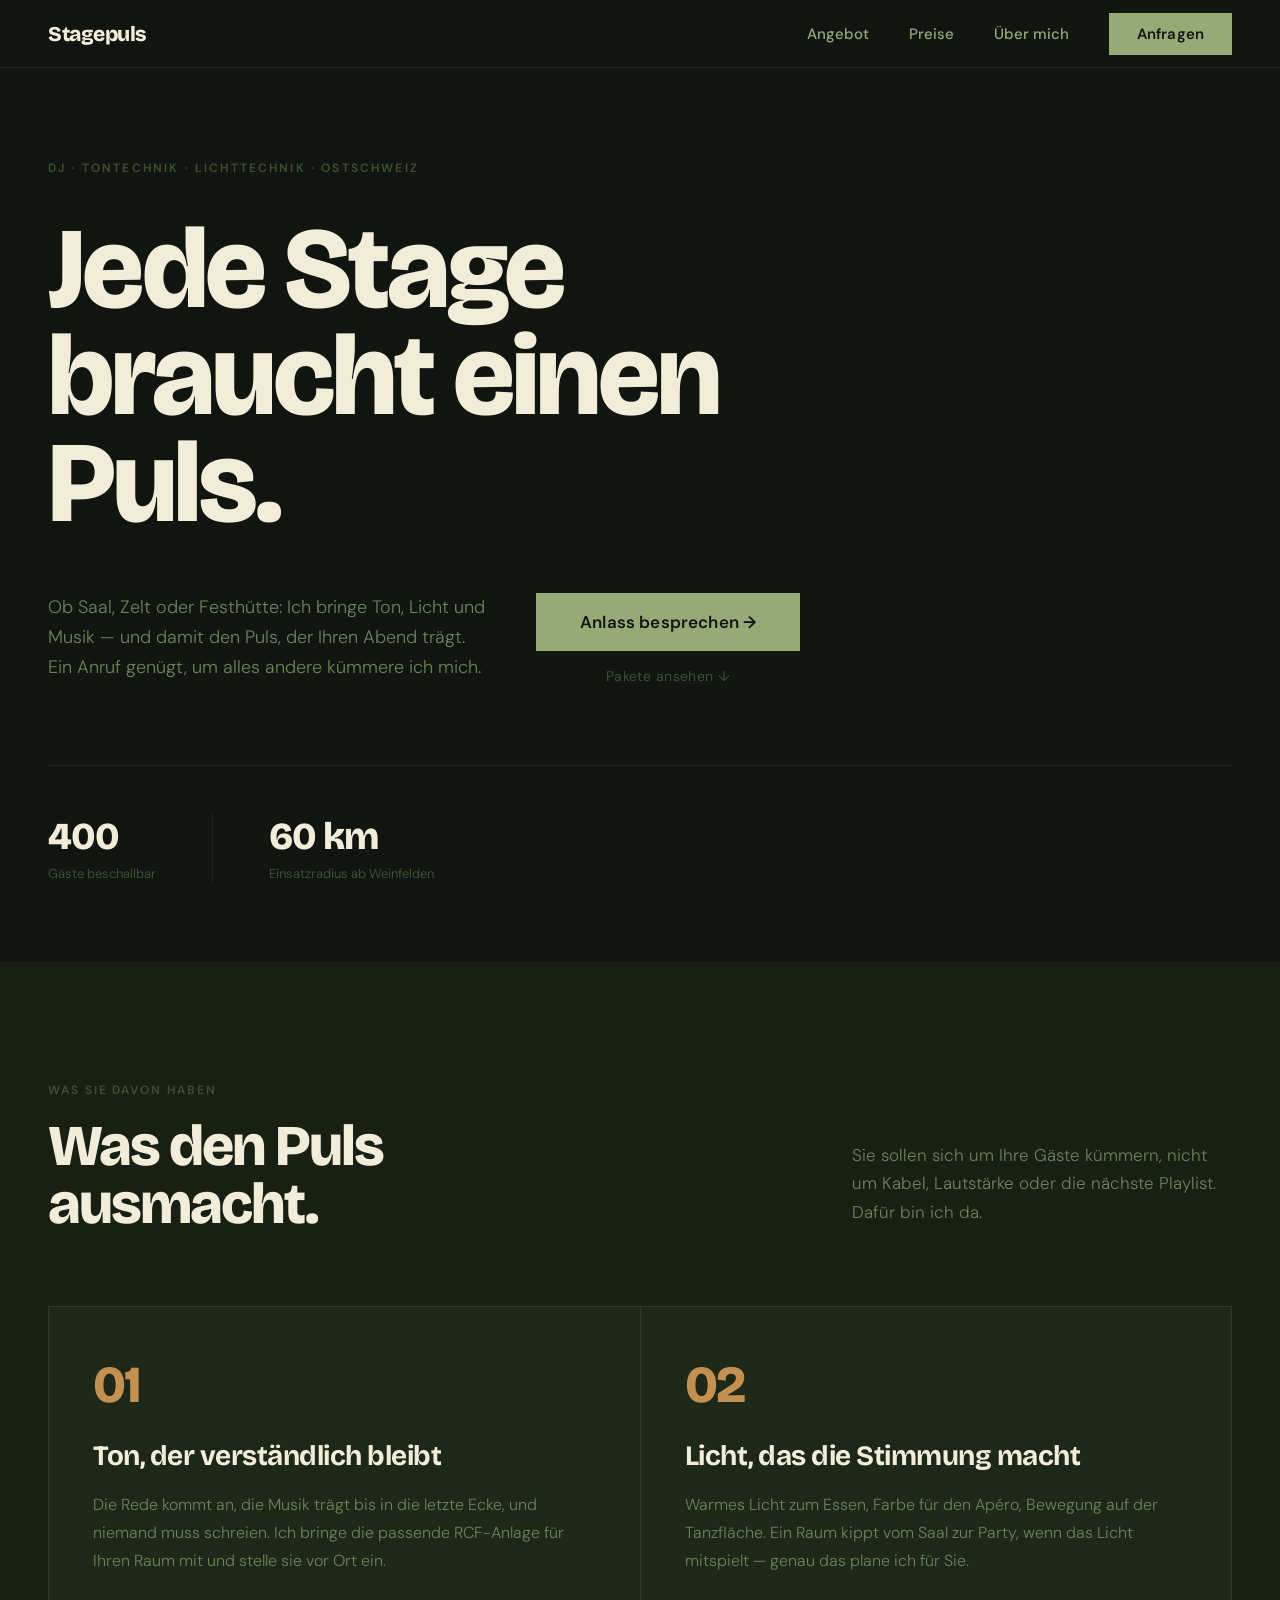
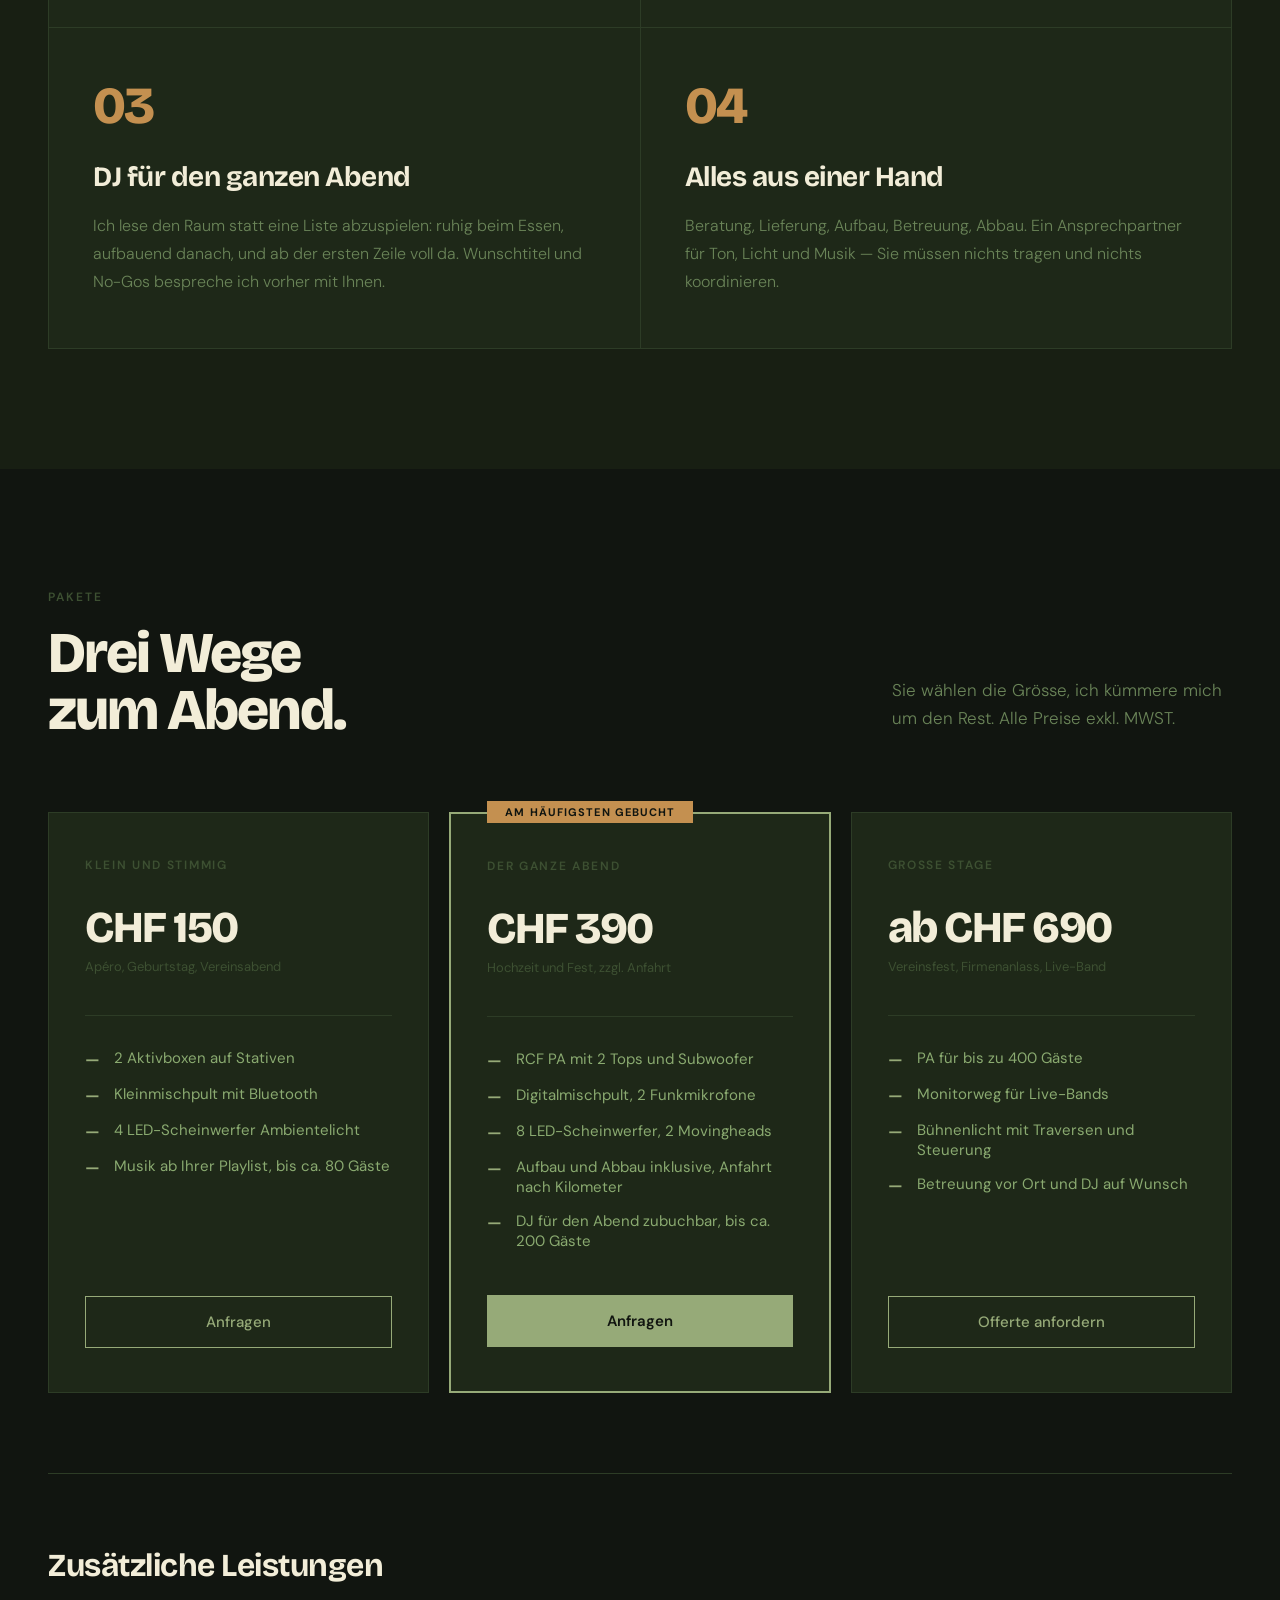
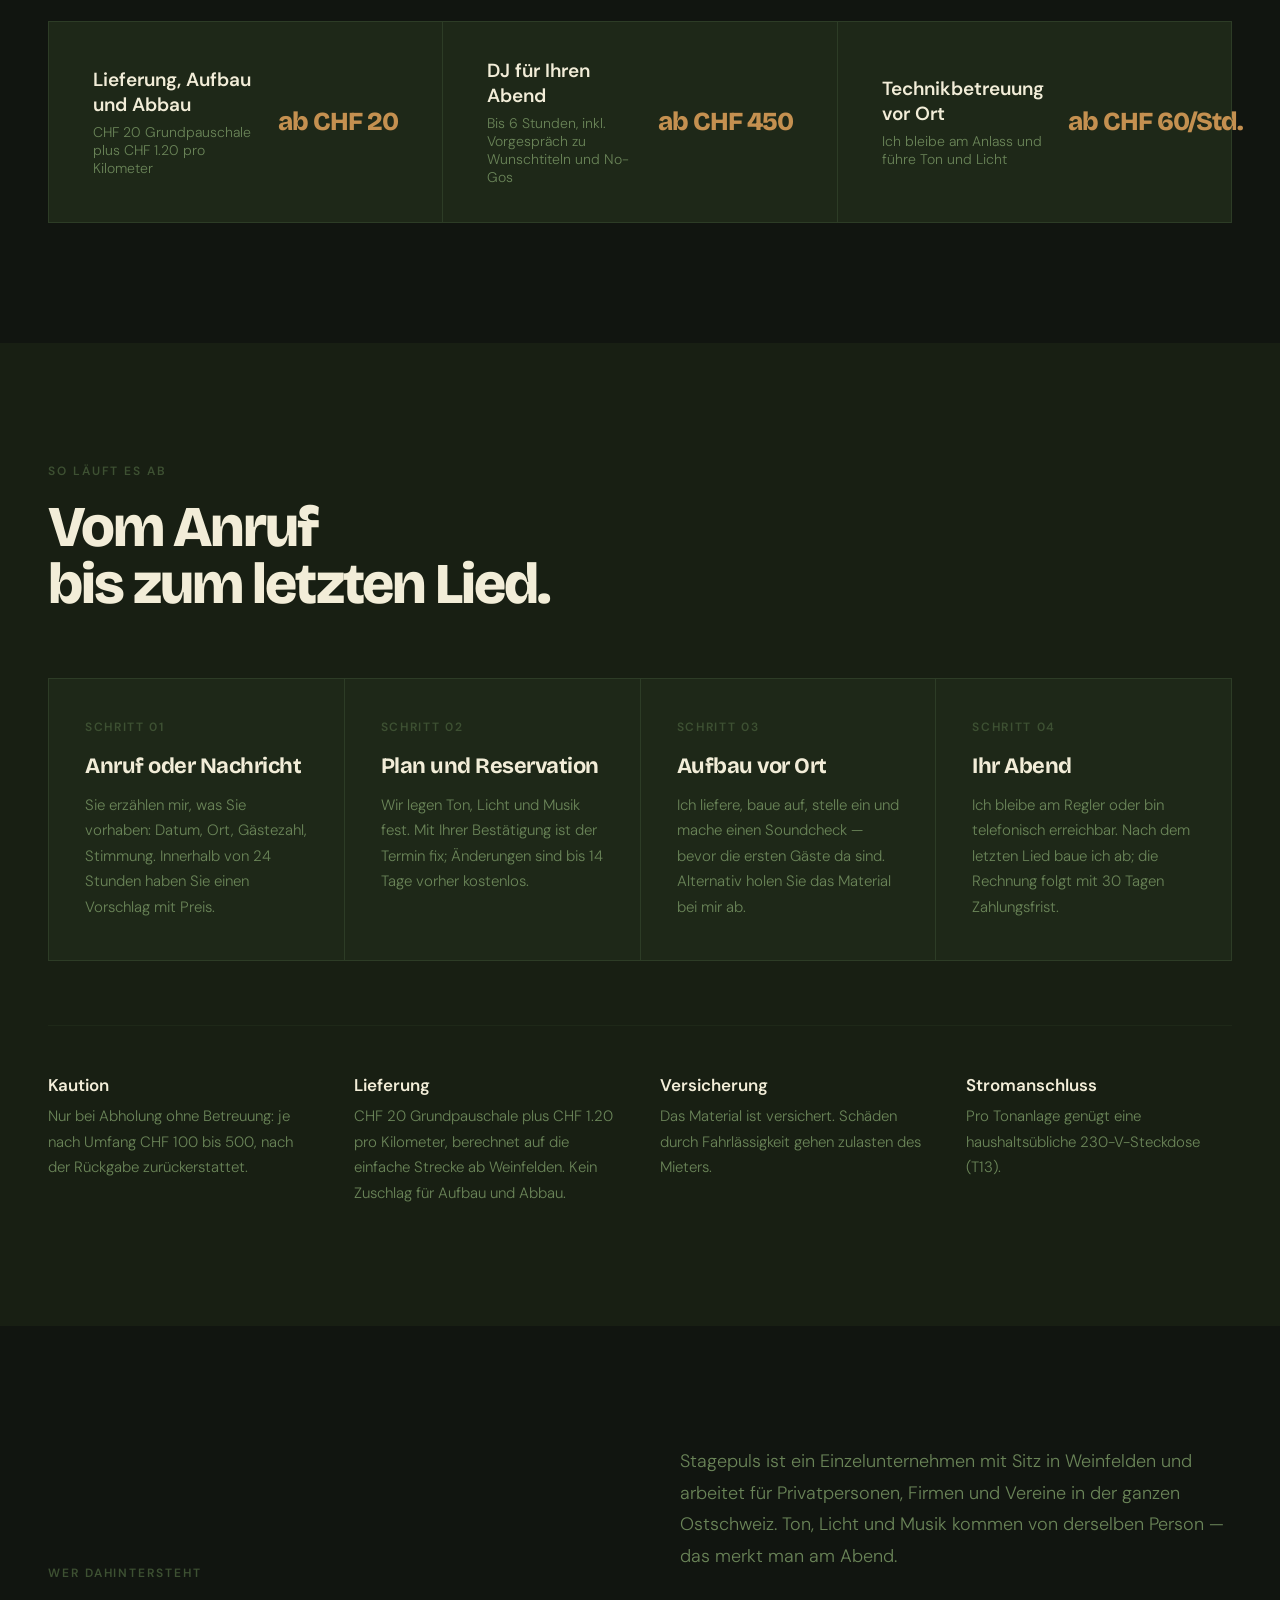
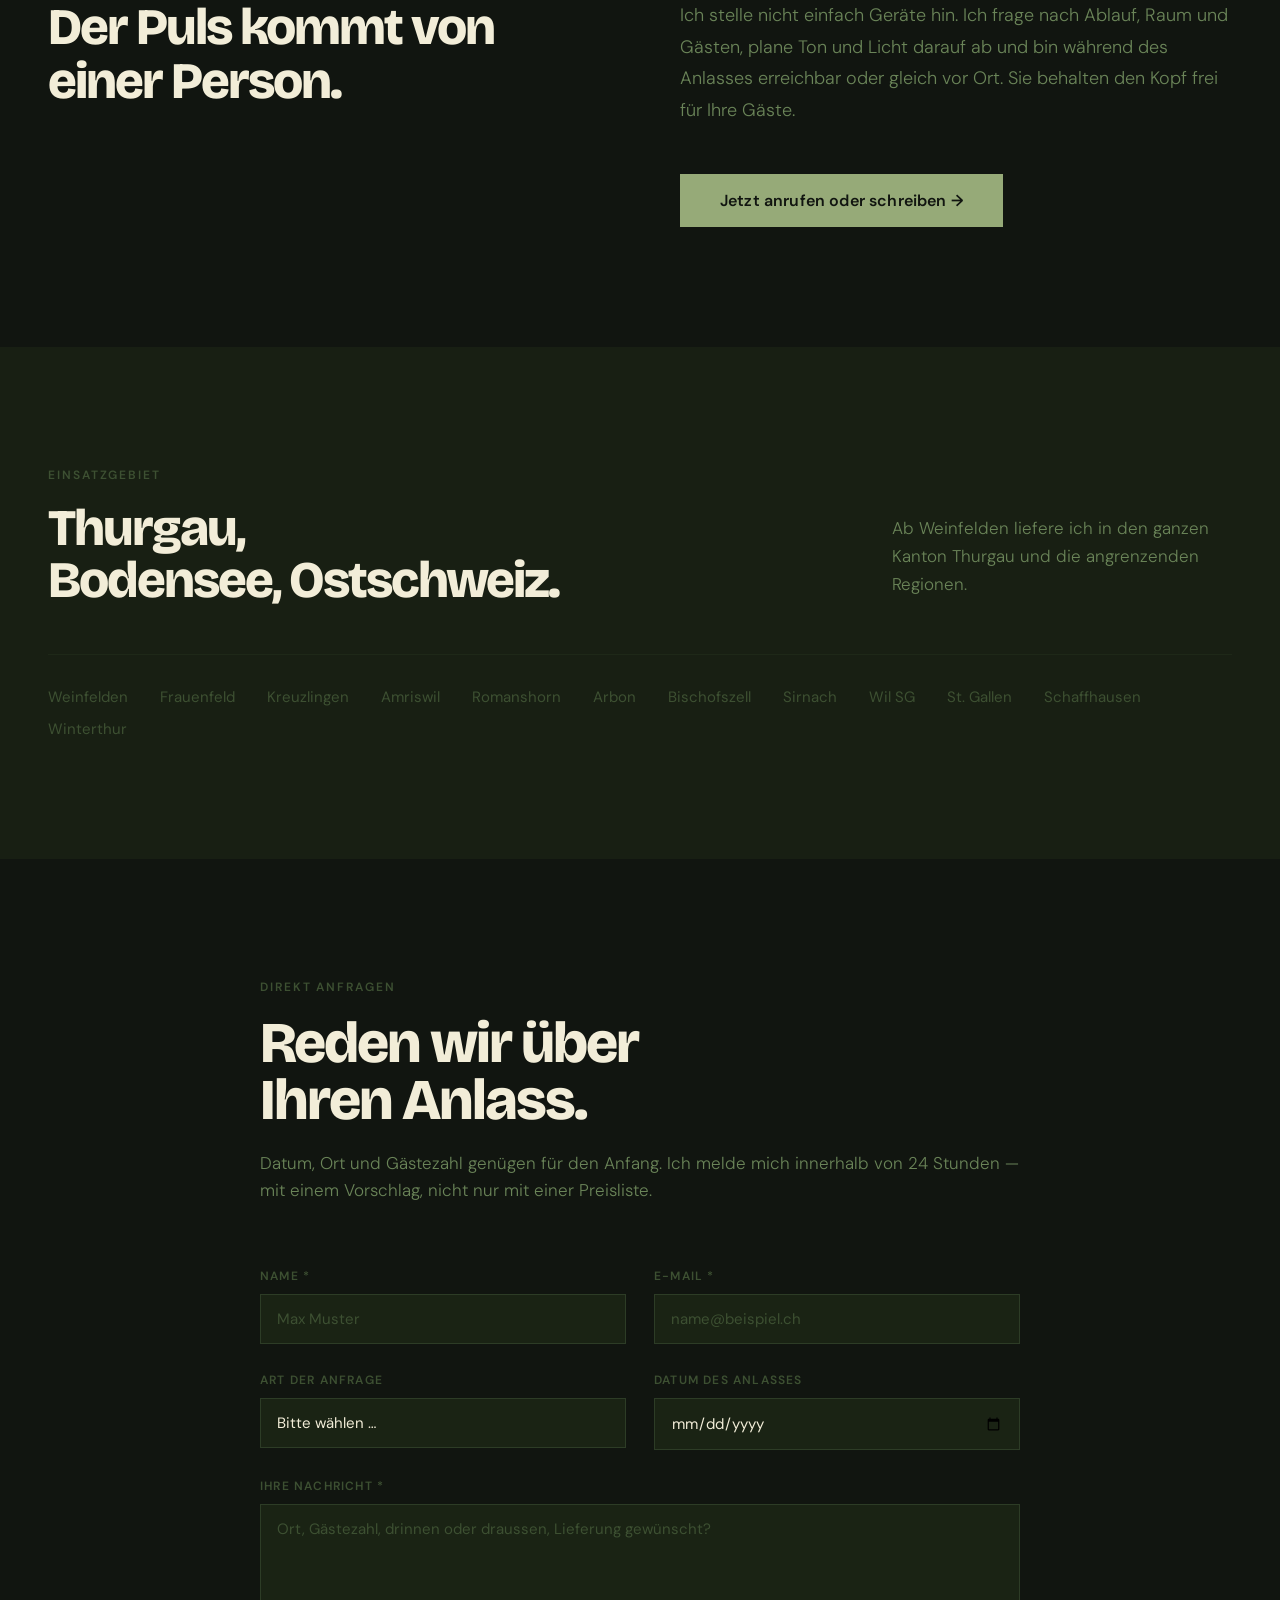
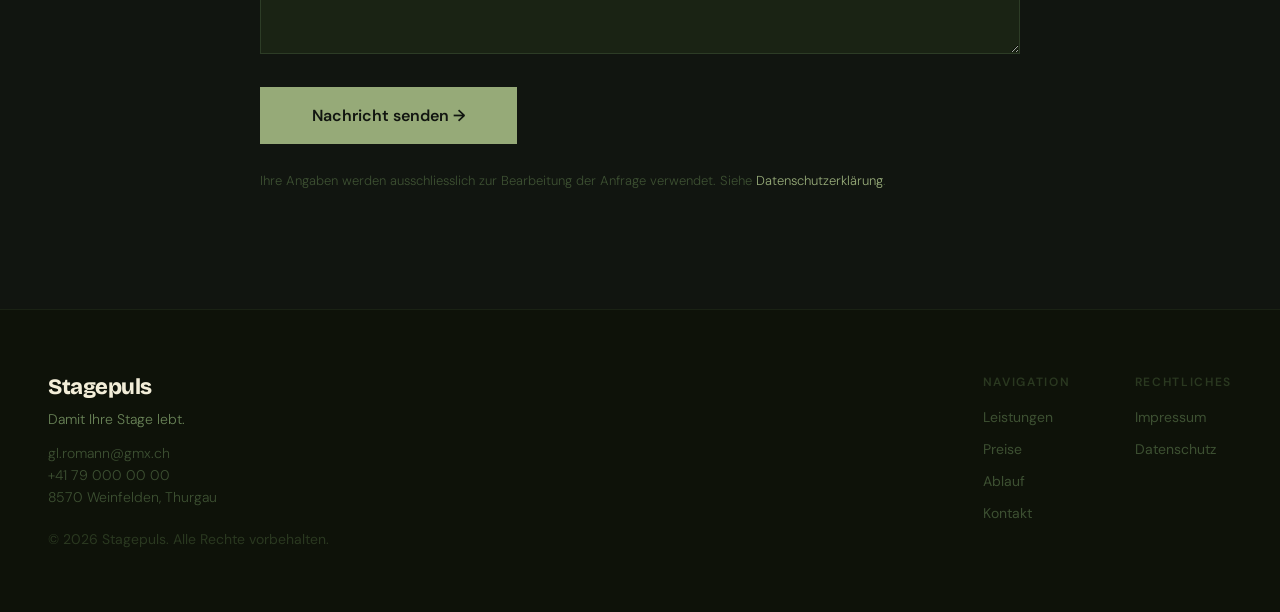
<file: index.html>
<!DOCTYPE html>
<html lang="de-CH">
<head>
<meta charset="utf-8">
<meta name="viewport" content="width=device-width, initial-scale=1">
<title>Stagepuls — DJ, Ton- und Lichttechnik für Ihren Anlass | Weinfelden, Thurgau</title>
<meta name="description" content="Stagepuls aus Weinfelden sorgt für Stimmung: DJ, Tonanlagen (RCF) und Lichttechnik (Eurolite) für Hochzeiten, Firmenanlässe und Vereinsfeste in Thurgau, am Bodensee und in der Ostschweiz — geliefert, aufgebaut und betreut.">
<meta name="keywords" content="DJ Thurgau, DJ Hochzeit Ostschweiz, PA-System mieten Thurgau, Lichttechnik mieten Weinfelden, Eventtechnik Ostschweiz, Tonanlage mieten Bodensee">
<link rel="canonical" href="https://gian-lucaromann.ch/">
<link rel="preconnect" href="https://fonts.googleapis.com">
<link rel="preconnect" href="https://fonts.gstatic.com" crossorigin>
<link href="https://fonts.googleapis.com/css2?family=Bricolage+Grotesque:opsz,wght@12..96,400;12..96,600;12..96,700;12..96,800&family=DM+Sans:wght@300;400;500;600&display=swap" rel="stylesheet">
<link rel="stylesheet" href="assets/style.css">
</head>
<body>

<nav class="nav">
  <a href="#" class="nav__logo">Stagepuls</a>
  <div class="nav__links">
    <a href="#leistungen" class="nav__link">Angebot</a>
    <a href="#preise" class="nav__link">Preise</a>
    <a href="#ueber" class="nav__link">Über mich</a>
    <button type="button" class="btn btn--primary" data-open-modal>Anfragen</button>
  </div>
</nav>

<section class="hero">
  <div class="hero__inner">
    <p class="hero__eyebrow" data-hero-animate data-delay="0">DJ · Tontechnik · Lichttechnik · Ostschweiz</p>
    <h1 class="hero__title" data-hero-animate data-delay="80">Jede Stage<br>braucht einen<br>Puls.</h1>
    <div class="hero__row" data-hero-animate data-delay="160">
      <p class="hero__lead">Ob Saal, Zelt oder Festhütte: Ich bringe Ton, Licht und Musik — und damit den Puls, der Ihren Abend trägt. Ein Anruf genügt, um alles andere kümmere ich mich.</p>
      <div class="hero__actions">
        <button type="button" class="btn btn--primary btn--hero" data-open-modal>Anlass besprechen →</button>
        <a href="#preise" class="hero__link">Pakete ansehen ↓</a>
      </div>
    </div>
    <div class="hero__stats" data-hero-animate data-delay="240">
      <div class="hero__stat">
        <p class="hero__stat-num">400</p>
        <p class="hero__stat-label">Gäste beschallbar</p>
      </div>
      <div class="hero__stat">
        <p class="hero__stat-num">60 km</p>
        <p class="hero__stat-label">Einsatzradius ab Weinfelden</p>
      </div>
    </div>
  </div>
</section>

<section id="leistungen" class="section section--dark">
  <div class="section__inner">
    <div class="section__head" data-animate data-delay="0">
      <div>
        <p class="eyebrow">Was Sie davon haben</p>
        <h2 class="section__title">Was den Puls<br>ausmacht.</h2>
      </div>
      <p class="section__desc">Sie sollen sich um Ihre Gäste kümmern, nicht um Kabel, Lautstärke oder die nächste Playlist. Dafür bin ich da.</p>
    </div>
    <div class="grid-2">
      <div class="card" data-animate data-delay="0">
        <p class="card__num">01</p>
        <h3 class="card__title">Ton, der verständlich bleibt</h3>
        <p class="card__text">Die Rede kommt an, die Musik trägt bis in die letzte Ecke, und niemand muss schreien. Ich bringe die passende RCF-Anlage für Ihren Raum mit und stelle sie vor Ort ein.</p>
      </div>
      <div class="card" data-animate data-delay="100">
        <p class="card__num">02</p>
        <h3 class="card__title">Licht, das die Stimmung macht</h3>
        <p class="card__text">Warmes Licht zum Essen, Farbe für den Apéro, Bewegung auf der Tanzfläche. Ein Raum kippt vom Saal zur Party, wenn das Licht mitspielt — genau das plane ich für Sie.</p>
      </div>
      <div class="card" data-animate data-delay="200">
        <p class="card__num">03</p>
        <h3 class="card__title">DJ für den ganzen Abend</h3>
        <p class="card__text">Ich lese den Raum statt eine Liste abzuspielen: ruhig beim Essen, aufbauend danach, und ab der ersten Zeile voll da. Wunschtitel und No-Gos bespreche ich vorher mit Ihnen.</p>
      </div>
      <div class="card" data-animate data-delay="300">
        <p class="card__num">04</p>
        <h3 class="card__title">Alles aus einer Hand</h3>
        <p class="card__text">Beratung, Lieferung, Aufbau, Betreuung, Abbau. Ein Ansprechpartner für Ton, Licht und Musik — Sie müssen nichts tragen und nichts koordinieren.</p>
      </div>
    </div>
  </div>
</section>

<section id="preise" class="section section--darker">
  <div class="section__inner">
    <div data-animate data-delay="0">
      <p class="eyebrow">Pakete</p>
      <div class="section__head">
        <h2 class="section__title">Drei Wege<br>zum Abend.</h2>
        <p class="section__desc" style="max-width:340px;">Sie wählen die Grösse, ich kümmere mich um den Rest. Alle Preise exkl. MWST.</p>
      </div>
    </div>

    <div class="pricing-grid">

      <div class="price-card" data-animate data-delay="0">
        <p class="price-card__label">Klein und stimmig</p>
        <p class="price-card__price">CHF 150</p>
        <p class="price-card__sub">Apéro, Geburtstag, Vereinsabend</p>
        <div class="price-card__list">
          <div class="price-card__item"><span class="price-card__dash">—</span><p class="price-card__item-text">2 Aktivboxen auf Stativen</p></div>
          <div class="price-card__item"><span class="price-card__dash">—</span><p class="price-card__item-text">Kleinmischpult mit Bluetooth</p></div>
          <div class="price-card__item"><span class="price-card__dash">—</span><p class="price-card__item-text">4 LED-Scheinwerfer Ambientelicht</p></div>
          <div class="price-card__item"><span class="price-card__dash">—</span><p class="price-card__item-text">Musik ab Ihrer Playlist, bis ca. 80 Gäste</p></div>
        </div>
        <button type="button" class="btn--outline" data-open-modal>Anfragen</button>
      </div>

      <div class="price-card price-card--featured" data-animate data-delay="100">
        <div class="price-card__badge">Am häufigsten gebucht</div>
        <p class="price-card__label">Der ganze Abend</p>
        <p class="price-card__price">CHF 390</p>
        <p class="price-card__sub">Hochzeit und Fest, zzgl. Anfahrt</p>
        <div class="price-card__list">
          <div class="price-card__item"><span class="price-card__dash">—</span><p class="price-card__item-text">RCF PA mit 2 Tops und Subwoofer</p></div>
          <div class="price-card__item"><span class="price-card__dash">—</span><p class="price-card__item-text">Digitalmischpult, 2 Funkmikrofone</p></div>
          <div class="price-card__item"><span class="price-card__dash">—</span><p class="price-card__item-text">8 LED-Scheinwerfer, 2 Movingheads</p></div>
          <div class="price-card__item"><span class="price-card__dash">—</span><p class="price-card__item-text">Aufbau und Abbau inklusive, Anfahrt nach Kilometer</p></div>
          <div class="price-card__item"><span class="price-card__dash">—</span><p class="price-card__item-text">DJ für den Abend zubuchbar, bis ca. 200 Gäste</p></div>
        </div>
        <button type="button" class="btn--filled" data-open-modal>Anfragen</button>
      </div>

      <div class="price-card" data-animate data-delay="200">
        <p class="price-card__label">Grosse Stage</p>
        <p class="price-card__price">ab CHF 690</p>
        <p class="price-card__sub">Vereinsfest, Firmenanlass, Live-Band</p>
        <div class="price-card__list">
          <div class="price-card__item"><span class="price-card__dash">—</span><p class="price-card__item-text">PA für bis zu 400 Gäste</p></div>
          <div class="price-card__item"><span class="price-card__dash">—</span><p class="price-card__item-text">Monitorweg für Live-Bands</p></div>
          <div class="price-card__item"><span class="price-card__dash">—</span><p class="price-card__item-text">Bühnenlicht mit Traversen und Steuerung</p></div>
          <div class="price-card__item"><span class="price-card__dash">—</span><p class="price-card__item-text">Betreuung vor Ort und DJ auf Wunsch</p></div>
        </div>
        <button type="button" class="btn--outline" data-open-modal>Offerte anfordern</button>
      </div>

    </div>

    <div class="extras" data-animate data-delay="0">
      <h3 class="extras__title">Zusätzliche Leistungen</h3>
      <div class="extras-grid">
        <div class="extra-item">
          <div>
            <p class="extra-item__title">Lieferung, Aufbau und Abbau</p>
            <p class="extra-item__desc">CHF 20 Grundpauschale plus CHF 1.20 pro Kilometer</p>
          </div>
          <p class="extra-item__price">ab CHF 20</p>
        </div>
        <div class="extra-item">
          <div>
            <p class="extra-item__title">DJ für Ihren Abend</p>
            <p class="extra-item__desc">Bis 6 Stunden, inkl. Vorgespräch zu Wunschtiteln und No-Gos</p>
          </div>
          <p class="extra-item__price">ab CHF 450</p>
        </div>
        <div class="extra-item">
          <div>
            <p class="extra-item__title">Technikbetreuung vor Ort</p>
            <p class="extra-item__desc">Ich bleibe am Anlass und führe Ton und Licht</p>
          </div>
          <p class="extra-item__price">ab CHF 60/Std.</p>
        </div>
      </div>
    </div>
  </div>
</section>

<section id="ablauf" class="section section--dark">
  <div class="section__inner">
    <div data-animate data-delay="0" style="margin-bottom:64px;">
      <p class="eyebrow">So läuft es ab</p>
      <h2 class="section__title">Vom Anruf<br>bis zum letzten Lied.</h2>
    </div>
    <div class="steps-grid">
      <div class="step" data-animate data-delay="0">
        <p class="step__label">Schritt 01</p>
        <h3 class="step__title">Anruf oder Nachricht</h3>
        <p class="step__text">Sie erzählen mir, was Sie vorhaben: Datum, Ort, Gästezahl, Stimmung. Innerhalb von 24 Stunden haben Sie einen Vorschlag mit Preis.</p>
      </div>
      <div class="step" data-animate data-delay="80">
        <p class="step__label">Schritt 02</p>
        <h3 class="step__title">Plan und Reservation</h3>
        <p class="step__text">Wir legen Ton, Licht und Musik fest. Mit Ihrer Bestätigung ist der Termin fix; Änderungen sind bis 14 Tage vorher kostenlos.</p>
      </div>
      <div class="step" data-animate data-delay="160">
        <p class="step__label">Schritt 03</p>
        <h3 class="step__title">Aufbau vor Ort</h3>
        <p class="step__text">Ich liefere, baue auf, stelle ein und mache einen Soundcheck — bevor die ersten Gäste da sind. Alternativ holen Sie das Material bei mir ab.</p>
      </div>
      <div class="step" data-animate data-delay="240">
        <p class="step__label">Schritt 04</p>
        <h3 class="step__title">Ihr Abend</h3>
        <p class="step__text">Ich bleibe am Regler oder bin telefonisch erreichbar. Nach dem letzten Lied baue ich ab; die Rechnung folgt mit 30 Tagen Zahlungsfrist.</p>
      </div>
    </div>
    <div class="facts-grid" data-animate data-delay="100">
      <div class="fact">
        <p class="fact__title">Kaution</p>
        <p class="fact__text">Nur bei Abholung ohne Betreuung: je nach Umfang CHF 100 bis 500, nach der Rückgabe zurückerstattet.</p>
      </div>
      <div class="fact">
        <p class="fact__title">Lieferung</p>
        <p class="fact__text">CHF 20 Grundpauschale plus CHF 1.20 pro Kilometer, berechnet auf die einfache Strecke ab Weinfelden. Kein Zuschlag für Aufbau und Abbau.</p>
      </div>
      <div class="fact">
        <p class="fact__title">Versicherung</p>
        <p class="fact__text">Das Material ist versichert. Schäden durch Fahrlässigkeit gehen zulasten des Mieters.</p>
      </div>
      <div class="fact">
        <p class="fact__title">Stromanschluss</p>
        <p class="fact__text">Pro Tonanlage genügt eine haushaltsübliche 230-V-Steckdose (T13).</p>
      </div>
    </div>
  </div>
</section>

<section id="ueber" class="section section--darker">
  <div class="about-grid">
    <div data-animate data-delay="0">
      <p class="eyebrow">Wer dahintersteht</p>
      <h2 class="about__title">Der Puls kommt von einer Person.</h2>
    </div>
    <div data-animate data-delay="150">
      <p class="about__text">Stagepuls ist ein Einzelunternehmen mit Sitz in Weinfelden und arbeitet für Privatpersonen, Firmen und Vereine in der ganzen Ostschweiz. Ton, Licht und Musik kommen von derselben Person — das merkt man am Abend.</p>
      <p class="about__text" style="margin-bottom:48px;">Ich stelle nicht einfach Geräte hin. Ich frage nach Ablauf, Raum und Gästen, plane Ton und Licht darauf ab und bin während des Anlasses erreichbar oder gleich vor Ort. Sie behalten den Kopf frei für Ihre Gäste.</p>
      <button type="button" class="btn btn--primary btn--about" data-open-modal>Jetzt anrufen oder schreiben →</button>
    </div>
  </div>
</section>

<section id="einsatzgebiet" class="section section--dark">
  <div class="section__inner">
    <div data-animate data-delay="0">
      <p class="eyebrow">Einsatzgebiet</p>
      <div class="section__head" style="margin-bottom:48px;">
        <h2 class="regions-title">Thurgau,<br>Bodensee, Ostschweiz.</h2>
        <p class="section__desc" style="max-width:340px;">Ab Weinfelden liefere ich in den ganzen Kanton Thurgau und die angrenzenden Regionen.</p>
      </div>
      <div class="regions-list">
        <p>Weinfelden</p>
        <p>Frauenfeld</p>
        <p>Kreuzlingen</p>
        <p>Amriswil</p>
        <p>Romanshorn</p>
        <p>Arbon</p>
        <p>Bischofszell</p>
        <p>Sirnach</p>
        <p>Wil SG</p>
        <p>St. Gallen</p>
        <p>Schaffhausen</p>
        <p>Winterthur</p>
      </div>
    </div>
  </div>
</section>

<section id="kontakt" class="section section--darker">
  <div class="contact">
    <div data-animate data-delay="0">
      <p class="eyebrow">Direkt anfragen</p>
      <h2 class="contact__title">Reden wir über<br>Ihren Anlass.</h2>
      <p class="contact__lead">Datum, Ort und Gästezahl genügen für den Anfang. Ich melde mich innerhalb von 24 Stunden — mit einem Vorschlag, nicht nur mit einer Preisliste.</p>
    </div>

    <form action="https://formsubmit.co/gl.romann@gmx.ch" method="POST" class="form" data-animate data-delay="100">
      <input type="hidden" name="_next" value="https://gian-lucaromann.ch/">
      <div class="form-row">
        <div class="field">
          <label for="name">Name *</label>
          <input type="text" id="name" name="name" placeholder="Max Muster" required>
        </div>
        <div class="field">
          <label for="email">E-Mail *</label>
          <input type="email" id="email" name="email" placeholder="name@beispiel.ch" required>
        </div>
      </div>
      <div class="form-row">
        <div class="field">
          <label for="anfrage">Art der Anfrage</label>
          <select id="anfrage" name="anfrage">
            <option value="">Bitte wählen …</option>
            <option value="ton">Tonanlage</option>
            <option value="licht">Lichttechnik</option>
            <option value="tonlicht">Ton und Licht</option>
            <option value="dj">DJ für den Abend</option>
            <option value="paket-klein">Paket Klein und stimmig</option>
            <option value="paket-abend">Paket Der ganze Abend</option>
            <option value="paket-buehne">Paket Grosse Stage</option>
            <option value="beratung">Allgemeine Anfrage</option>
          </select>
        </div>
        <div class="field">
          <label for="datum">Datum des Anlasses</label>
          <input type="date" id="datum" name="datum">
        </div>
      </div>
      <div class="field">
        <label for="nachricht">Ihre Nachricht *</label>
        <textarea id="nachricht" name="nachricht" placeholder="Ort, Gästezahl, drinnen oder draussen, Lieferung gewünscht?" rows="6" required></textarea>
      </div>
      <button type="submit" class="btn--submit">Nachricht senden →</button>
      <p class="form-note">Ihre Angaben werden ausschliesslich zur Bearbeitung der Anfrage verwendet. Siehe <a href="datenschutz.html">Datenschutzerklärung</a>.</p>
    </form>
  </div>
</section>

<footer class="footer">
  <div class="footer__inner">
    <div>
      <p class="footer__brand">Stagepuls</p>
      <p class="footer__tagline">Damit Ihre Stage lebt.</p>
      <div class="footer__meta">
        <p>gl.romann@gmx.ch</p>
        <p>+41 79 000 00 00</p>
        <p>8570 Weinfelden, Thurgau</p>
      </div>
      <p class="footer__copy">© 2026 Stagepuls. Alle Rechte vorbehalten.</p>
    </div>
    <div class="footer__cols">
      <div class="footer__col">
        <p class="footer__col-title">Navigation</p>
        <a href="#leistungen">Leistungen</a>
        <a href="#preise">Preise</a>
        <a href="#ablauf">Ablauf</a>
        <a href="#kontakt">Kontakt</a>
      </div>
      <div class="footer__col">
        <p class="footer__col-title">Rechtliches</p>
        <a href="impressum.html">Impressum</a>
        <a href="datenschutz.html">Datenschutz</a>
      </div>
    </div>
  </div>
</footer>

<div id="anfrage-modal" class="modal-overlay" data-close-modal>
  <div class="modal">
    <button type="button" class="modal__close" data-close-modal aria-label="Schliessen">×</button>
    <p class="modal__eyebrow">Anfrage</p>
    <h3 class="modal__title">Reden wir über<br>Ihren Anlass.</h3>
    <form action="https://formsubmit.co/gl.romann@gmx.ch" method="POST" class="form">
      <input type="hidden" name="_next" value="https://gian-lucaromann.ch/">
      <div class="field">
        <label for="modal-name">Name *</label>
        <input type="text" id="modal-name" name="name" placeholder="Max Muster" required>
      </div>
      <div class="field">
        <label for="modal-email">E-Mail *</label>
        <input type="email" id="modal-email" name="email" placeholder="name@beispiel.ch" required>
      </div>
      <div class="field">
        <label for="modal-anfrage">Art der Anfrage</label>
        <select id="modal-anfrage" name="anfrage">
          <option value="">Bitte wählen …</option>
          <option value="ton">Tonanlage</option>
          <option value="licht">Lichttechnik</option>
          <option value="tonlicht">Ton und Licht</option>
          <option value="dj">DJ für den Abend</option>
          <option value="paket-klein">Paket Klein und stimmig</option>
          <option value="paket-abend">Paket Der ganze Abend</option>
          <option value="paket-buehne">Paket Grosse Stage</option>
          <option value="beratung">Allgemeine Anfrage</option>
        </select>
      </div>
      <div class="field">
        <label for="modal-datum">Datum des Anlasses</label>
        <input type="date" id="modal-datum" name="datum">
      </div>
      <div class="field">
        <label for="modal-nachricht">Nachricht *</label>
        <textarea id="modal-nachricht" name="nachricht" placeholder="Ort, Gästezahl, Lieferung gewünscht?" rows="5" required></textarea>
      </div>
      <button type="submit" class="btn--submit">Nachricht senden →</button>
    </form>
  </div>
</div>

<script src="assets/script.js"></script>
</body>
</html>
</file>
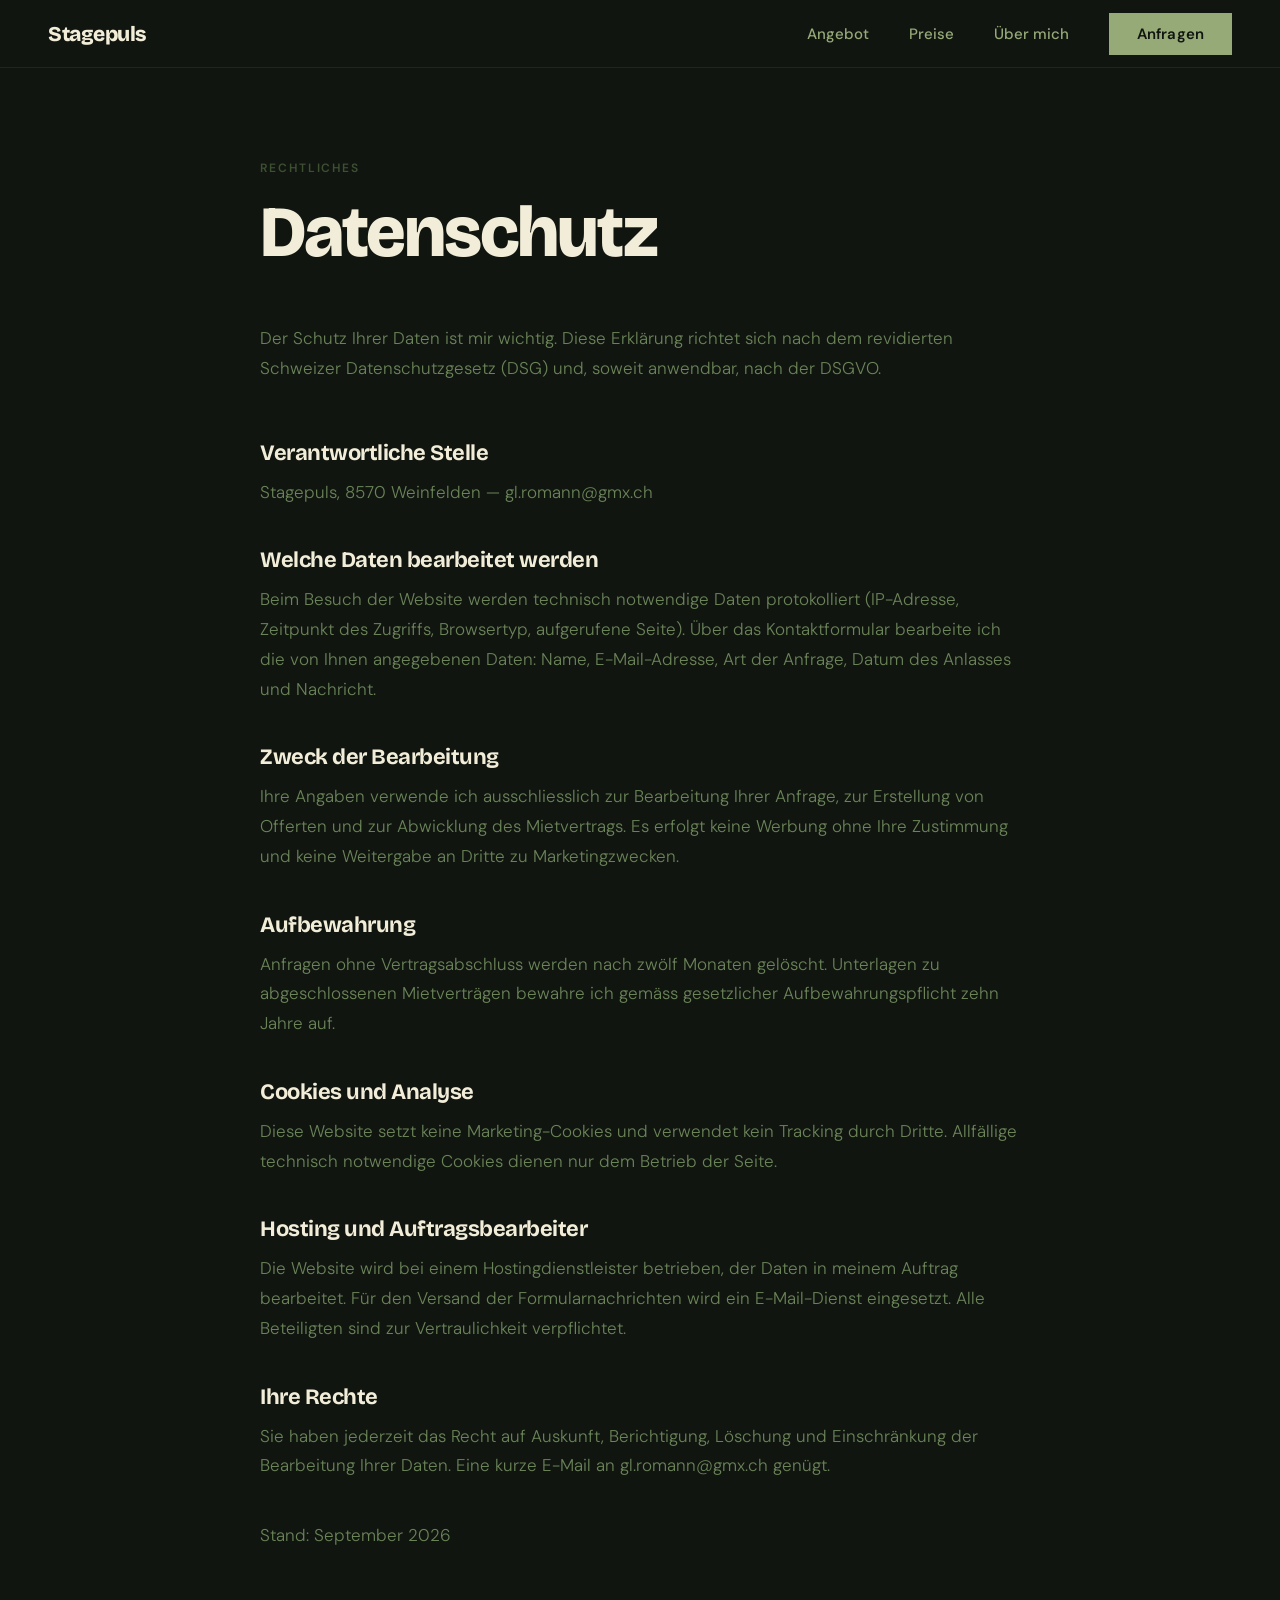
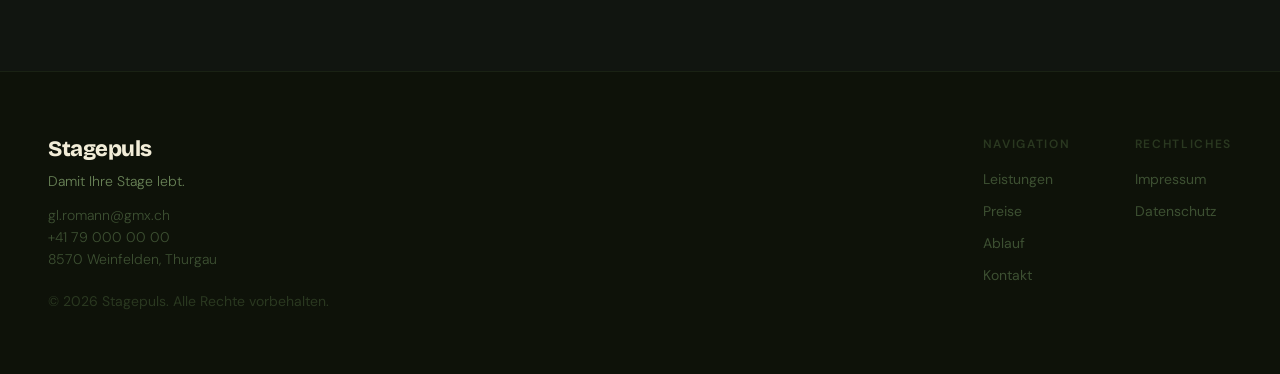
<file: datenschutz.html>
<!DOCTYPE html>
<html lang="de-CH">
<head>
<meta charset="utf-8">
<meta name="viewport" content="width=device-width, initial-scale=1">
<title>Datenschutz | Stagepuls</title>
<meta name="description" content="Datenschutzerklärung von Stagepuls, Weinfelden.">
<link rel="canonical" href="https://gian-lucaromann.ch/datenschutz.html">
<link rel="preconnect" href="https://fonts.googleapis.com">
<link rel="preconnect" href="https://fonts.gstatic.com" crossorigin>
<link href="https://fonts.googleapis.com/css2?family=Bricolage+Grotesque:opsz,wght@12..96,400;12..96,600;12..96,700;12..96,800&family=DM+Sans:wght@300;400;500;600&display=swap" rel="stylesheet">
<link rel="stylesheet" href="assets/style.css">
</head>
<body>

<nav class="nav">
  <a href="index.html" class="nav__logo">Stagepuls</a>
  <div class="nav__links">
    <a href="index.html#leistungen" class="nav__link">Angebot</a>
    <a href="index.html#preise" class="nav__link">Preise</a>
    <a href="index.html#ueber" class="nav__link">Über mich</a>
    <button type="button" class="btn btn--primary" data-open-modal>Anfragen</button>
  </div>
</nav>

<section class="legal">
  <div class="legal__inner">
    <p class="eyebrow">Rechtliches</p>
    <h1 class="legal__title">Datenschutz</h1>
    <p class="legal__intro">Der Schutz Ihrer Daten ist mir wichtig. Diese Erklärung richtet sich nach dem revidierten Schweizer Datenschutzgesetz (DSG) und, soweit anwendbar, nach der DSGVO.</p>
    <div class="legal__blocks">
      <div>
        <h2>Verantwortliche Stelle</h2>
        <p>Stagepuls, 8570 Weinfelden — gl.romann@gmx.ch</p>
      </div>
      <div>
        <h2>Welche Daten bearbeitet werden</h2>
        <p>Beim Besuch der Website werden technisch notwendige Daten protokolliert (IP-Adresse, Zeitpunkt des Zugriffs, Browsertyp, aufgerufene Seite). Über das Kontaktformular bearbeite ich die von Ihnen angegebenen Daten: Name, E-Mail-Adresse, Art der Anfrage, Datum des Anlasses und Nachricht.</p>
      </div>
      <div>
        <h2>Zweck der Bearbeitung</h2>
        <p>Ihre Angaben verwende ich ausschliesslich zur Bearbeitung Ihrer Anfrage, zur Erstellung von Offerten und zur Abwicklung des Mietvertrags. Es erfolgt keine Werbung ohne Ihre Zustimmung und keine Weitergabe an Dritte zu Marketingzwecken.</p>
      </div>
      <div>
        <h2>Aufbewahrung</h2>
        <p>Anfragen ohne Vertragsabschluss werden nach zwölf Monaten gelöscht. Unterlagen zu abgeschlossenen Mietverträgen bewahre ich gemäss gesetzlicher Aufbewahrungspflicht zehn Jahre auf.</p>
      </div>
      <div>
        <h2>Cookies und Analyse</h2>
        <p>Diese Website setzt keine Marketing-Cookies und verwendet kein Tracking durch Dritte. Allfällige technisch notwendige Cookies dienen nur dem Betrieb der Seite.</p>
      </div>
      <div>
        <h2>Hosting und Auftragsbearbeiter</h2>
        <p>Die Website wird bei einem Hostingdienstleister betrieben, der Daten in meinem Auftrag bearbeitet. Für den Versand der Formularnachrichten wird ein E-Mail-Dienst eingesetzt. Alle Beteiligten sind zur Vertraulichkeit verpflichtet.</p>
      </div>
      <div>
        <h2>Ihre Rechte</h2>
        <p>Sie haben jederzeit das Recht auf Auskunft, Berichtigung, Löschung und Einschränkung der Bearbeitung Ihrer Daten. Eine kurze E-Mail an gl.romann@gmx.ch genügt.</p>
      </div>
      <p class="legal__stamp">Stand: September 2026</p>
    </div>
  </div>
</section>

<footer class="footer">
  <div class="footer__inner">
    <div>
      <p class="footer__brand">Stagepuls</p>
      <p class="footer__tagline">Damit Ihre Stage lebt.</p>
      <div class="footer__meta">
        <p>gl.romann@gmx.ch</p>
        <p>+41 79 000 00 00</p>
        <p>8570 Weinfelden, Thurgau</p>
      </div>
      <p class="footer__copy">© 2026 Stagepuls. Alle Rechte vorbehalten.</p>
    </div>
    <div class="footer__cols">
      <div class="footer__col">
        <p class="footer__col-title">Navigation</p>
        <a href="index.html#leistungen">Leistungen</a>
        <a href="index.html#preise">Preise</a>
        <a href="index.html#ablauf">Ablauf</a>
        <a href="index.html#kontakt">Kontakt</a>
      </div>
      <div class="footer__col">
        <p class="footer__col-title">Rechtliches</p>
        <a href="impressum.html">Impressum</a>
        <a href="datenschutz.html">Datenschutz</a>
      </div>
    </div>
  </div>
</footer>

<div id="anfrage-modal" class="modal-overlay" data-close-modal>
  <div class="modal">
    <button type="button" class="modal__close" data-close-modal aria-label="Schliessen">×</button>
    <p class="modal__eyebrow">Anfrage</p>
    <h3 class="modal__title">Reden wir über<br>Ihren Anlass.</h3>
    <form action="https://formsubmit.co/gl.romann@gmx.ch" method="POST" class="form">
      <input type="hidden" name="_next" value="https://gian-lucaromann.ch/">
      <div class="field">
        <label for="modal-name">Name *</label>
        <input type="text" id="modal-name" name="name" placeholder="Max Muster" required>
      </div>
      <div class="field">
        <label for="modal-email">E-Mail *</label>
        <input type="email" id="modal-email" name="email" placeholder="name@beispiel.ch" required>
      </div>
      <div class="field">
        <label for="modal-anfrage">Art der Anfrage</label>
        <select id="modal-anfrage" name="anfrage">
          <option value="">Bitte wählen …</option>
          <option value="ton">Tonanlage</option>
          <option value="licht">Lichttechnik</option>
          <option value="tonlicht">Ton und Licht</option>
          <option value="dj">DJ für den Abend</option>
          <option value="paket-klein">Paket Klein und stimmig</option>
          <option value="paket-abend">Paket Der ganze Abend</option>
          <option value="paket-buehne">Paket Grosse Stage</option>
          <option value="beratung">Allgemeine Anfrage</option>
        </select>
      </div>
      <div class="field">
        <label for="modal-datum">Datum des Anlasses</label>
        <input type="date" id="modal-datum" name="datum">
      </div>
      <div class="field">
        <label for="modal-nachricht">Nachricht *</label>
        <textarea id="modal-nachricht" name="nachricht" placeholder="Ort, Gästezahl, Lieferung gewünscht?" rows="5" required></textarea>
      </div>
      <button type="submit" class="btn--submit">Nachricht senden →</button>
    </form>
  </div>
</div>

<script src="assets/script.js"></script>
</body>
</html>
</file>
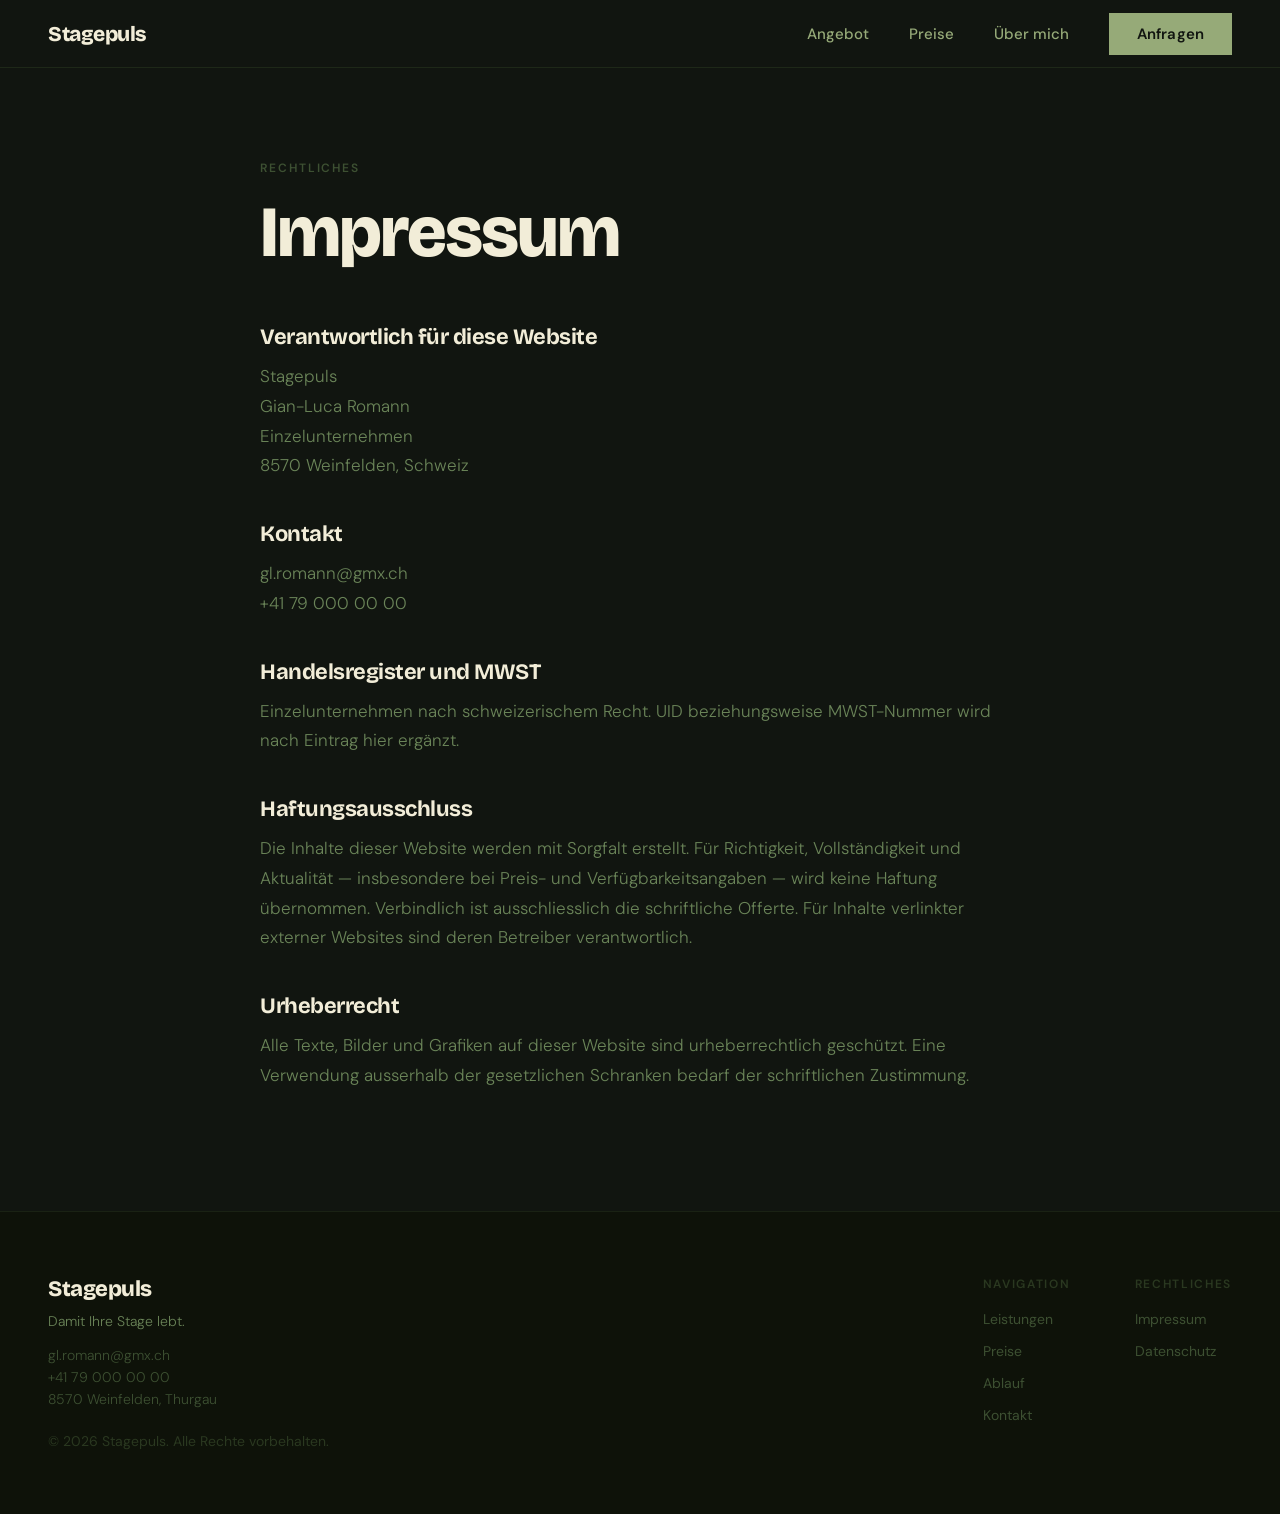
<file: impressum.html>
<!DOCTYPE html>
<html lang="de-CH">
<head>
<meta charset="utf-8">
<meta name="viewport" content="width=device-width, initial-scale=1">
<title>Impressum | Stagepuls</title>
<meta name="description" content="Impressum von Stagepuls, Weinfelden.">
<link rel="canonical" href="https://gian-lucaromann.ch/impressum.html">
<link rel="preconnect" href="https://fonts.googleapis.com">
<link rel="preconnect" href="https://fonts.gstatic.com" crossorigin>
<link href="https://fonts.googleapis.com/css2?family=Bricolage+Grotesque:opsz,wght@12..96,400;12..96,600;12..96,700;12..96,800&family=DM+Sans:wght@300;400;500;600&display=swap" rel="stylesheet">
<link rel="stylesheet" href="assets/style.css">
</head>
<body>

<nav class="nav">
  <a href="index.html" class="nav__logo">Stagepuls</a>
  <div class="nav__links">
    <a href="index.html#leistungen" class="nav__link">Angebot</a>
    <a href="index.html#preise" class="nav__link">Preise</a>
    <a href="index.html#ueber" class="nav__link">Über mich</a>
    <button type="button" class="btn btn--primary" data-open-modal>Anfragen</button>
  </div>
</nav>

<section class="legal">
  <div class="legal__inner">
    <p class="eyebrow">Rechtliches</p>
    <h1 class="legal__title">Impressum</h1>
    <div class="legal__blocks">
      <div>
        <h2>Verantwortlich für diese Website</h2>
        <p>Stagepuls<br>Gian-Luca Romann<br>Einzelunternehmen<br>8570 Weinfelden, Schweiz</p>
      </div>
      <div>
        <h2>Kontakt</h2>
        <p>gl.romann@gmx.ch<br>+41 79 000 00 00</p>
      </div>
      <div>
        <h2>Handelsregister und MWST</h2>
        <p>Einzelunternehmen nach schweizerischem Recht. UID beziehungsweise MWST-Nummer wird nach Eintrag hier ergänzt.</p>
      </div>
      <div>
        <h2>Haftungsausschluss</h2>
        <p>Die Inhalte dieser Website werden mit Sorgfalt erstellt. Für Richtigkeit, Vollständigkeit und Aktualität — insbesondere bei Preis- und Verfügbarkeitsangaben — wird keine Haftung übernommen. Verbindlich ist ausschliesslich die schriftliche Offerte. Für Inhalte verlinkter externer Websites sind deren Betreiber verantwortlich.</p>
      </div>
      <div>
        <h2>Urheberrecht</h2>
        <p>Alle Texte, Bilder und Grafiken auf dieser Website sind urheberrechtlich geschützt. Eine Verwendung ausserhalb der gesetzlichen Schranken bedarf der schriftlichen Zustimmung.</p>
      </div>
    </div>
  </div>
</section>

<footer class="footer">
  <div class="footer__inner">
    <div>
      <p class="footer__brand">Stagepuls</p>
      <p class="footer__tagline">Damit Ihre Stage lebt.</p>
      <div class="footer__meta">
        <p>gl.romann@gmx.ch</p>
        <p>+41 79 000 00 00</p>
        <p>8570 Weinfelden, Thurgau</p>
      </div>
      <p class="footer__copy">© 2026 Stagepuls. Alle Rechte vorbehalten.</p>
    </div>
    <div class="footer__cols">
      <div class="footer__col">
        <p class="footer__col-title">Navigation</p>
        <a href="index.html#leistungen">Leistungen</a>
        <a href="index.html#preise">Preise</a>
        <a href="index.html#ablauf">Ablauf</a>
        <a href="index.html#kontakt">Kontakt</a>
      </div>
      <div class="footer__col">
        <p class="footer__col-title">Rechtliches</p>
        <a href="impressum.html">Impressum</a>
        <a href="datenschutz.html">Datenschutz</a>
      </div>
    </div>
  </div>
</footer>

<div id="anfrage-modal" class="modal-overlay" data-close-modal>
  <div class="modal">
    <button type="button" class="modal__close" data-close-modal aria-label="Schliessen">×</button>
    <p class="modal__eyebrow">Anfrage</p>
    <h3 class="modal__title">Reden wir über<br>Ihren Anlass.</h3>
    <form action="https://formsubmit.co/gl.romann@gmx.ch" method="POST" class="form">
      <input type="hidden" name="_next" value="https://gian-lucaromann.ch/">
      <div class="field">
        <label for="modal-name">Name *</label>
        <input type="text" id="modal-name" name="name" placeholder="Max Muster" required>
      </div>
      <div class="field">
        <label for="modal-email">E-Mail *</label>
        <input type="email" id="modal-email" name="email" placeholder="name@beispiel.ch" required>
      </div>
      <div class="field">
        <label for="modal-anfrage">Art der Anfrage</label>
        <select id="modal-anfrage" name="anfrage">
          <option value="">Bitte wählen …</option>
          <option value="ton">Tonanlage</option>
          <option value="licht">Lichttechnik</option>
          <option value="tonlicht">Ton und Licht</option>
          <option value="dj">DJ für den Abend</option>
          <option value="paket-klein">Paket Klein und stimmig</option>
          <option value="paket-abend">Paket Der ganze Abend</option>
          <option value="paket-buehne">Paket Grosse Stage</option>
          <option value="beratung">Allgemeine Anfrage</option>
        </select>
      </div>
      <div class="field">
        <label for="modal-datum">Datum des Anlasses</label>
        <input type="date" id="modal-datum" name="datum">
      </div>
      <div class="field">
        <label for="modal-nachricht">Nachricht *</label>
        <textarea id="modal-nachricht" name="nachricht" placeholder="Ort, Gästezahl, Lieferung gewünscht?" rows="5" required></textarea>
      </div>
      <button type="submit" class="btn--submit">Nachricht senden →</button>
    </form>
  </div>
</div>

<script src="assets/script.js"></script>
</body>
</html>
</file>
<file: assets/style.css>
/* Stagepuls — global styles */

:root {
  --bg-darkest: #111510;
  --bg-dark: #181f13;
  --bg-card: #1e2818;
  --bg-card-hover: #242f1c;
  --bg-input: #1a2314;
  --bg-footer: #0e1209;
  --border: #2d3c26;
  --border-soft: #1e2818;
  --border-footer: #1a2214;
  --text: #f2edd8;
  --text-muted: #6a8458;
  --text-muted-light: #8aaa70;
  --text-dim: #3d5032;
  --text-dimmer: #2a3820;
  --accent: #96aa78;
  --accent-hover: #aac484;
  --gold: #c49050;
  --font-heading: 'Bricolage Grotesque', sans-serif;
  --font-body: 'DM Sans', system-ui, sans-serif;
}

*, *::before, *::after {
  box-sizing: border-box;
  margin: 0;
  padding: 0;
}

html {
  scroll-behavior: smooth;
}

body {
  background: var(--bg-dark);
  color: var(--text);
  font-family: var(--font-body);
  -webkit-font-smoothing: antialiased;
}

section, footer {
  scroll-margin-top: 80px;
}

::placeholder {
  color: var(--text-dim);
}

input, select, textarea, button {
  font-family: inherit;
}

a {
  color: inherit;
  text-decoration: none;
}

a:hover {
  color: var(--accent);
}

option {
  background: #1e2818;
  color: var(--text);
}

@keyframes fadeIn {
  from { opacity: 0; }
  to { opacity: 1; }
}

/* Reveal-on-scroll animation base state */
[data-animate], [data-hero-animate] {
  opacity: 0;
  transform: translateY(36px);
  transition: opacity 0.7s ease, transform 0.7s ease;
}

[data-hero-animate] {
  transform: translateY(28px);
}

[data-animate].is-visible, [data-hero-animate].is-visible {
  opacity: 1;
  transform: translateY(0);
}

/* Navigation */
.nav {
  position: fixed;
  top: 0;
  left: 0;
  right: 0;
  z-index: 1000;
  background: var(--bg-darkest);
  border-bottom: 1px solid var(--border-soft);
  height: 68px;
  display: flex;
  align-items: center;
  padding: 0 48px;
  justify-content: space-between;
  gap: 24px;
}

.nav__logo {
  font-family: var(--font-heading);
  font-weight: 800;
  font-size: 21px;
  color: var(--text);
  letter-spacing: -0.5px;
}

.nav__links {
  display: flex;
  align-items: center;
  gap: 40px;
}

.nav__link {
  font-size: 15px;
  font-weight: 500;
  color: var(--accent);
  transition: opacity 0.15s;
}

.nav__link:hover {
  opacity: 0.65;
  color: var(--accent);
}

.btn {
  border: none;
  cursor: pointer;
  letter-spacing: 0.01em;
  font-weight: 600;
}

.btn--primary {
  background: var(--accent);
  color: var(--bg-darkest);
  padding: 11px 28px;
  font-size: 15px;
  transition: background 0.15s;
}

.btn--primary:hover {
  background: var(--accent-hover);
  color: var(--bg-darkest);
}

/* Hero */
.hero {
  background: var(--bg-darkest);
  min-height: 100vh;
  display: flex;
  flex-direction: column;
  justify-content: flex-end;
  padding: 0 48px 80px;
}

.hero__inner {
  max-width: 1200px;
  margin: 0 auto;
  width: 100%;
  padding-top: 160px;
}

.hero__eyebrow {
  font-size: 12px;
  font-weight: 600;
  letter-spacing: 0.18em;
  color: var(--text-dim);
  text-transform: uppercase;
  margin-bottom: 40px;
}

.hero__title {
  font-family: var(--font-heading);
  font-weight: 800;
  font-size: clamp(56px, 9vw, 128px);
  line-height: 0.93;
  color: var(--text);
  letter-spacing: -3px;
  margin-bottom: 56px;
}

.hero__row {
  display: flex;
  align-items: flex-start;
  gap: 48px;
  flex-wrap: wrap;
}

.hero__lead {
  font-size: 18px;
  color: var(--text-muted);
  max-width: 440px;
  line-height: 1.65;
  font-weight: 300;
}

.hero__actions {
  display: flex;
  flex-direction: column;
  gap: 16px;
}

.btn--hero {
  padding: 18px 44px;
  font-size: 17px;
  white-space: nowrap;
}

.hero__link {
  font-size: 14px;
  color: var(--text-dim);
  text-align: center;
  letter-spacing: 0.03em;
  transition: color 0.15s;
}

.hero__link:hover {
  color: var(--accent);
}

.hero__stats {
  margin-top: 80px;
  display: flex;
  gap: 0;
  border-top: 1px solid var(--border-soft);
  padding-top: 48px;
  flex-wrap: wrap;
}

.hero__stat {
  padding-right: 56px;
  border-right: 1px solid var(--border-soft);
}

.hero__stat:last-child {
  padding-right: 0;
  padding-left: 56px;
  border-right: none;
}

.hero__stat-num {
  font-family: var(--font-heading);
  font-weight: 800;
  font-size: 38px;
  color: var(--text);
  letter-spacing: -1px;
}

.hero__stat-label {
  font-size: 13px;
  color: var(--text-dim);
  margin-top: 6px;
}

/* Generic section */
.section {
  padding: 120px 48px;
}

.section--dark {
  background: var(--bg-dark);
}

.section--darker {
  background: var(--bg-darkest);
}

.section__inner {
  max-width: 1200px;
  margin: 0 auto;
  width: 100%;
}

.eyebrow {
  font-size: 12px;
  font-weight: 600;
  letter-spacing: 0.16em;
  color: var(--text-dim);
  text-transform: uppercase;
  margin-bottom: 20px;
}

.section__head {
  display: flex;
  justify-content: space-between;
  align-items: flex-end;
  margin-bottom: 72px;
  gap: 40px;
  flex-wrap: wrap;
}

.section__title {
  font-family: var(--font-heading);
  font-weight: 800;
  font-size: clamp(36px, 4.5vw, 68px);
  line-height: 1.0;
  letter-spacing: -2px;
  color: var(--text);
}

.section__desc {
  font-size: 17px;
  color: var(--text-muted);
  max-width: 380px;
  line-height: 1.65;
  font-weight: 300;
  padding-bottom: 8px;
}

/* Leistungen grid */
.grid-2 {
  display: grid;
  grid-template-columns: repeat(auto-fit, minmax(440px, 1fr));
  gap: 1px;
  background: var(--border);
  border: 1px solid var(--border);
}

.card {
  background: var(--bg-card);
  padding: 52px 44px;
  transition: background 0.2s;
}

.card:hover {
  background: var(--bg-card-hover);
}

.card__num {
  font-family: var(--font-heading);
  font-weight: 800;
  font-size: 52px;
  color: var(--gold);
  margin-bottom: 28px;
  line-height: 1;
  letter-spacing: -2px;
}

.card__title {
  font-family: var(--font-heading);
  font-weight: 700;
  font-size: 28px;
  margin-bottom: 18px;
  letter-spacing: -0.5px;
  color: var(--text);
}

.card__text {
  font-size: 16px;
  color: var(--text-muted);
  line-height: 1.75;
  font-weight: 300;
}

/* Pricing */
.pricing-grid {
  display: grid;
  grid-template-columns: repeat(auto-fit, minmax(280px, 1fr));
  gap: 20px;
  margin-bottom: 80px;
}

.price-card {
  border: 1px solid var(--border);
  padding: 44px 36px;
  background: var(--bg-card);
  display: flex;
  flex-direction: column;
  transition: border-color 0.2s;
  position: relative;
}

.price-card:hover {
  border-color: var(--accent);
}

.price-card--featured {
  border: 2px solid var(--accent);
}

.price-card--featured:hover {
  border-color: var(--accent);
}

.price-card__badge {
  position: absolute;
  top: -13px;
  left: 36px;
  background: var(--gold);
  padding: 4px 18px;
  font-size: 11px;
  font-weight: 700;
  letter-spacing: 0.1em;
  text-transform: uppercase;
  color: var(--bg-darkest);
}

.price-card__label {
  font-size: 12px;
  font-weight: 600;
  letter-spacing: 0.14em;
  color: var(--text-dim);
  text-transform: uppercase;
  margin-bottom: 28px;
}

.price-card__price {
  font-family: var(--font-heading);
  font-weight: 800;
  font-size: 44px;
  letter-spacing: -1.5px;
  color: var(--text);
  margin-bottom: 4px;
}

.price-card__sub {
  font-size: 13px;
  color: var(--text-dim);
  margin-bottom: 40px;
}

.price-card__list {
  display: flex;
  flex-direction: column;
  gap: 14px;
  margin-bottom: 44px;
  border-top: 1px solid var(--border);
  padding-top: 32px;
  flex: 1;
}

.price-card__item {
  display: flex;
  gap: 14px;
  align-items: flex-start;
}

.price-card__dash {
  color: var(--accent);
  font-weight: 700;
  flex-shrink: 0;
  margin-top: 1px;
}

.price-card__item-text {
  font-size: 15px;
  color: var(--text-muted-light);
}

.btn--outline {
  width: 100%;
  border: 1.5px solid var(--accent);
  background: transparent;
  color: var(--accent);
  padding: 15px;
  font-size: 15px;
  font-weight: 500;
  cursor: pointer;
  transition: all 0.15s;
}

.btn--outline:hover {
  background: var(--accent);
  color: var(--bg-darkest);
}

.btn--filled {
  width: 100%;
  border: 1.5px solid var(--accent);
  background: var(--accent);
  color: var(--bg-darkest);
  padding: 15px;
  font-size: 15px;
  font-weight: 600;
  cursor: pointer;
  transition: all 0.15s;
}

.btn--filled:hover {
  background: var(--accent-hover);
  border-color: var(--accent-hover);
}

/* Additional services */
.extras {
  border-top: 1px solid var(--border);
  padding-top: 72px;
}

.extras__title {
  font-family: var(--font-heading);
  font-weight: 700;
  font-size: 32px;
  letter-spacing: -0.5px;
  margin-bottom: 36px;
  color: var(--text);
}

.extras-grid {
  display: grid;
  grid-template-columns: repeat(auto-fit, minmax(340px, 1fr));
  gap: 1px;
  background: var(--border);
  border: 1px solid var(--border);
}

.extra-item {
  background: var(--bg-card);
  padding: 36px 44px;
  display: flex;
  justify-content: space-between;
  align-items: center;
  gap: 24px;
  transition: background 0.2s;
}

.extra-item:hover {
  background: var(--bg-card-hover);
}

.extra-item__title {
  font-weight: 600;
  font-size: 19px;
  margin-bottom: 6px;
  color: var(--text);
}

.extra-item__desc {
  font-size: 14px;
  color: var(--text-muted);
  font-weight: 300;
}

.extra-item__price {
  font-family: var(--font-heading);
  font-weight: 800;
  font-size: 26px;
  white-space: nowrap;
  letter-spacing: -1px;
  color: var(--gold);
}

/* Ablauf */
.steps-grid {
  display: grid;
  grid-template-columns: repeat(auto-fit, minmax(240px, 1fr));
  gap: 1px;
  background: var(--border);
  border: 1px solid var(--border);
  margin-bottom: 64px;
}

.step {
  background: var(--bg-card);
  padding: 40px 36px;
}

.step__label {
  font-size: 12px;
  font-weight: 600;
  letter-spacing: 0.14em;
  color: var(--text-dim);
  text-transform: uppercase;
  margin-bottom: 18px;
}

.step__title {
  font-family: var(--font-heading);
  font-weight: 700;
  font-size: 22px;
  letter-spacing: -0.5px;
  color: var(--text);
  margin-bottom: 14px;
}

.step__text {
  font-size: 15px;
  color: var(--text-muted);
  line-height: 1.7;
  font-weight: 300;
}

.facts-grid {
  display: grid;
  grid-template-columns: repeat(auto-fit, minmax(260px, 1fr));
  gap: 40px;
  border-top: 1px solid var(--border-soft);
  padding-top: 48px;
}

.fact__title {
  font-weight: 600;
  font-size: 17px;
  color: var(--text);
  margin-bottom: 8px;
}

.fact__text {
  font-size: 15px;
  color: var(--text-muted);
  line-height: 1.7;
  font-weight: 300;
}

/* Ueber */
.about-grid {
  max-width: 1200px;
  margin: 0 auto;
  width: 100%;
  display: grid;
  grid-template-columns: repeat(auto-fit, minmax(340px, 1fr));
  gap: 80px;
  align-items: center;
}

.about__title {
  font-family: var(--font-heading);
  font-weight: 800;
  font-size: clamp(36px, 4vw, 60px);
  line-height: 1.05;
  letter-spacing: -2px;
  color: var(--text);
}

.about__text {
  font-size: 18px;
  color: var(--text-muted);
  line-height: 1.75;
  font-weight: 300;
  margin-bottom: 28px;
}

.btn--about {
  padding: 16px 40px;
  font-size: 16px;
}

/* Einsatzgebiet */
.regions-title {
  font-family: var(--font-heading);
  font-weight: 800;
  font-size: clamp(32px, 4vw, 56px);
  line-height: 1.0;
  letter-spacing: -2px;
  color: var(--text);
}

.regions-list {
  display: flex;
  flex-wrap: wrap;
  gap: 12px 32px;
  border-top: 1px solid var(--border-soft);
  padding-top: 32px;
}

.regions-list p {
  font-size: 15px;
  color: var(--text-dim);
}

/* Kontakt / Forms */
.contact {
  max-width: 760px;
  margin: 0 auto;
  width: 100%;
}

.contact__title {
  font-family: var(--font-heading);
  font-weight: 800;
  font-size: clamp(36px, 4.5vw, 64px);
  line-height: 1.0;
  letter-spacing: -2px;
  margin-bottom: 20px;
  color: var(--text);
}

.contact__lead {
  font-size: 17px;
  color: var(--text-muted);
  margin-bottom: 64px;
  line-height: 1.6;
  font-weight: 300;
}

.form {
  display: flex;
  flex-direction: column;
  gap: 28px;
}

.form-row {
  display: grid;
  grid-template-columns: repeat(auto-fit, minmax(240px, 1fr));
  gap: 28px;
}

.field label {
  display: block;
  font-size: 12px;
  font-weight: 600;
  letter-spacing: 0.1em;
  text-transform: uppercase;
  color: var(--text-dim);
  margin-bottom: 10px;
}

.field input,
.field select,
.field textarea {
  width: 100%;
  border: 1px solid var(--border);
  background: var(--bg-input);
  padding: 14px 16px;
  font-size: 15px;
  color: var(--text);
  outline: none;
  transition: border-color 0.15s;
}

.field select {
  appearance: none;
  cursor: pointer;
}

.field input:focus,
.field select:focus,
.field textarea:focus {
  border-color: var(--accent);
}

.field textarea {
  resize: vertical;
}

.btn--submit {
  background: var(--accent);
  color: var(--bg-darkest);
  border: none;
  padding: 18px 52px;
  font-size: 16px;
  font-weight: 600;
  cursor: pointer;
  align-self: flex-start;
  transition: background 0.15s;
}

.btn--submit:hover {
  background: var(--accent-hover);
}

.form-note {
  font-size: 13px;
  color: var(--text-dim);
  font-weight: 300;
}

.form-note a {
  color: var(--accent);
}

/* Legal pages */
.legal {
  background: var(--bg-darkest);
  padding: 160px 48px 120px;
}

.legal__inner {
  max-width: 760px;
  margin: 0 auto;
  width: 100%;
}

.legal__title {
  font-family: var(--font-heading);
  font-weight: 800;
  font-size: clamp(40px, 6vw, 72px);
  line-height: 1.0;
  letter-spacing: -2px;
  color: var(--text);
  margin-bottom: 56px;
}

.legal__intro {
  font-size: 17px;
  color: var(--text-muted);
  line-height: 1.75;
  font-weight: 300;
  margin-bottom: 56px;
}

.legal__blocks {
  display: flex;
  flex-direction: column;
  gap: 40px;
}

.legal__blocks h2 {
  font-family: var(--font-heading);
  font-weight: 700;
  font-size: 22px;
  letter-spacing: -0.5px;
  color: var(--text);
  margin-bottom: 12px;
}

.legal__blocks p {
  font-size: 17px;
  color: var(--text-muted);
  line-height: 1.75;
  font-weight: 300;
}

.legal__stamp {
  font-size: 14px;
  color: var(--text-dimmer);
}

/* Footer */
.footer {
  background: var(--bg-footer);
  padding: 64px 48px;
  border-top: 1px solid var(--border-footer);
}

.footer__inner {
  max-width: 1200px;
  margin: 0 auto;
  width: 100%;
  display: flex;
  justify-content: space-between;
  align-items: flex-start;
  flex-wrap: wrap;
  gap: 48px;
}

.footer__brand {
  font-family: var(--font-heading);
  font-weight: 800;
  font-size: 22px;
  color: var(--text);
  margin-bottom: 10px;
  letter-spacing: -0.5px;
}

.footer__tagline {
  font-size: 14px;
  color: var(--text-muted);
  font-weight: 300;
  margin-bottom: 16px;
}

.footer__meta p {
  font-size: 14px;
  color: var(--text-dim);
  font-weight: 300;
  margin-bottom: 4px;
}

.footer__copy {
  font-size: 14px;
  color: var(--text-dimmer);
  margin-top: 24px;
}

.footer__cols {
  display: flex;
  gap: 64px;
  flex-wrap: wrap;
}

.footer__col {
  display: flex;
  flex-direction: column;
  gap: 14px;
}

.footer__col-title {
  font-size: 12px;
  font-weight: 600;
  letter-spacing: 0.14em;
  text-transform: uppercase;
  color: var(--text-dimmer);
  margin-bottom: 4px;
}

.footer__col a {
  font-size: 14px;
  color: var(--text-dim);
  transition: color 0.15s;
}

.footer__col a:hover {
  color: var(--accent);
}

/* Modal */
.modal-overlay {
  display: none;
  position: fixed;
  inset: 0;
  background: rgba(0, 0, 0, 0.85);
  z-index: 2000;
  align-items: center;
  justify-content: center;
  padding: 24px;
  animation: fadeIn 0.2s ease both;
}

.modal-overlay.is-open {
  display: flex;
}

.modal {
  background: var(--bg-dark);
  border: 1px solid var(--border);
  width: 100%;
  max-width: 640px;
  max-height: 90vh;
  overflow-y: auto;
  padding: 56px 52px;
  position: relative;
}

.modal__close {
  position: absolute;
  top: 20px;
  right: 24px;
  background: none;
  border: none;
  font-size: 28px;
  cursor: pointer;
  color: var(--text-dim);
  line-height: 1;
  transition: color 0.15s;
}

.modal__close:hover {
  color: var(--accent);
}

.modal__eyebrow {
  font-size: 12px;
  font-weight: 600;
  letter-spacing: 0.16em;
  color: var(--text-dim);
  text-transform: uppercase;
  margin-bottom: 16px;
}

.modal__title {
  font-family: var(--font-heading);
  font-weight: 800;
  font-size: 36px;
  letter-spacing: -1px;
  margin-bottom: 40px;
  color: var(--text);
}

.modal .form {
  gap: 22px;
}

/* Responsive */
@media (max-width: 720px) {
  .nav {
    padding: 0 20px;
  }

  .nav__links {
    gap: 20px;
  }

  .section {
    padding: 80px 20px;
  }

  .hero {
    padding: 0 20px 56px;
  }

  .modal {
    padding: 40px 28px;
  }

  .legal {
    padding: 120px 20px 80px;
  }

  .footer {
    padding: 48px 20px;
  }
}
</file>
